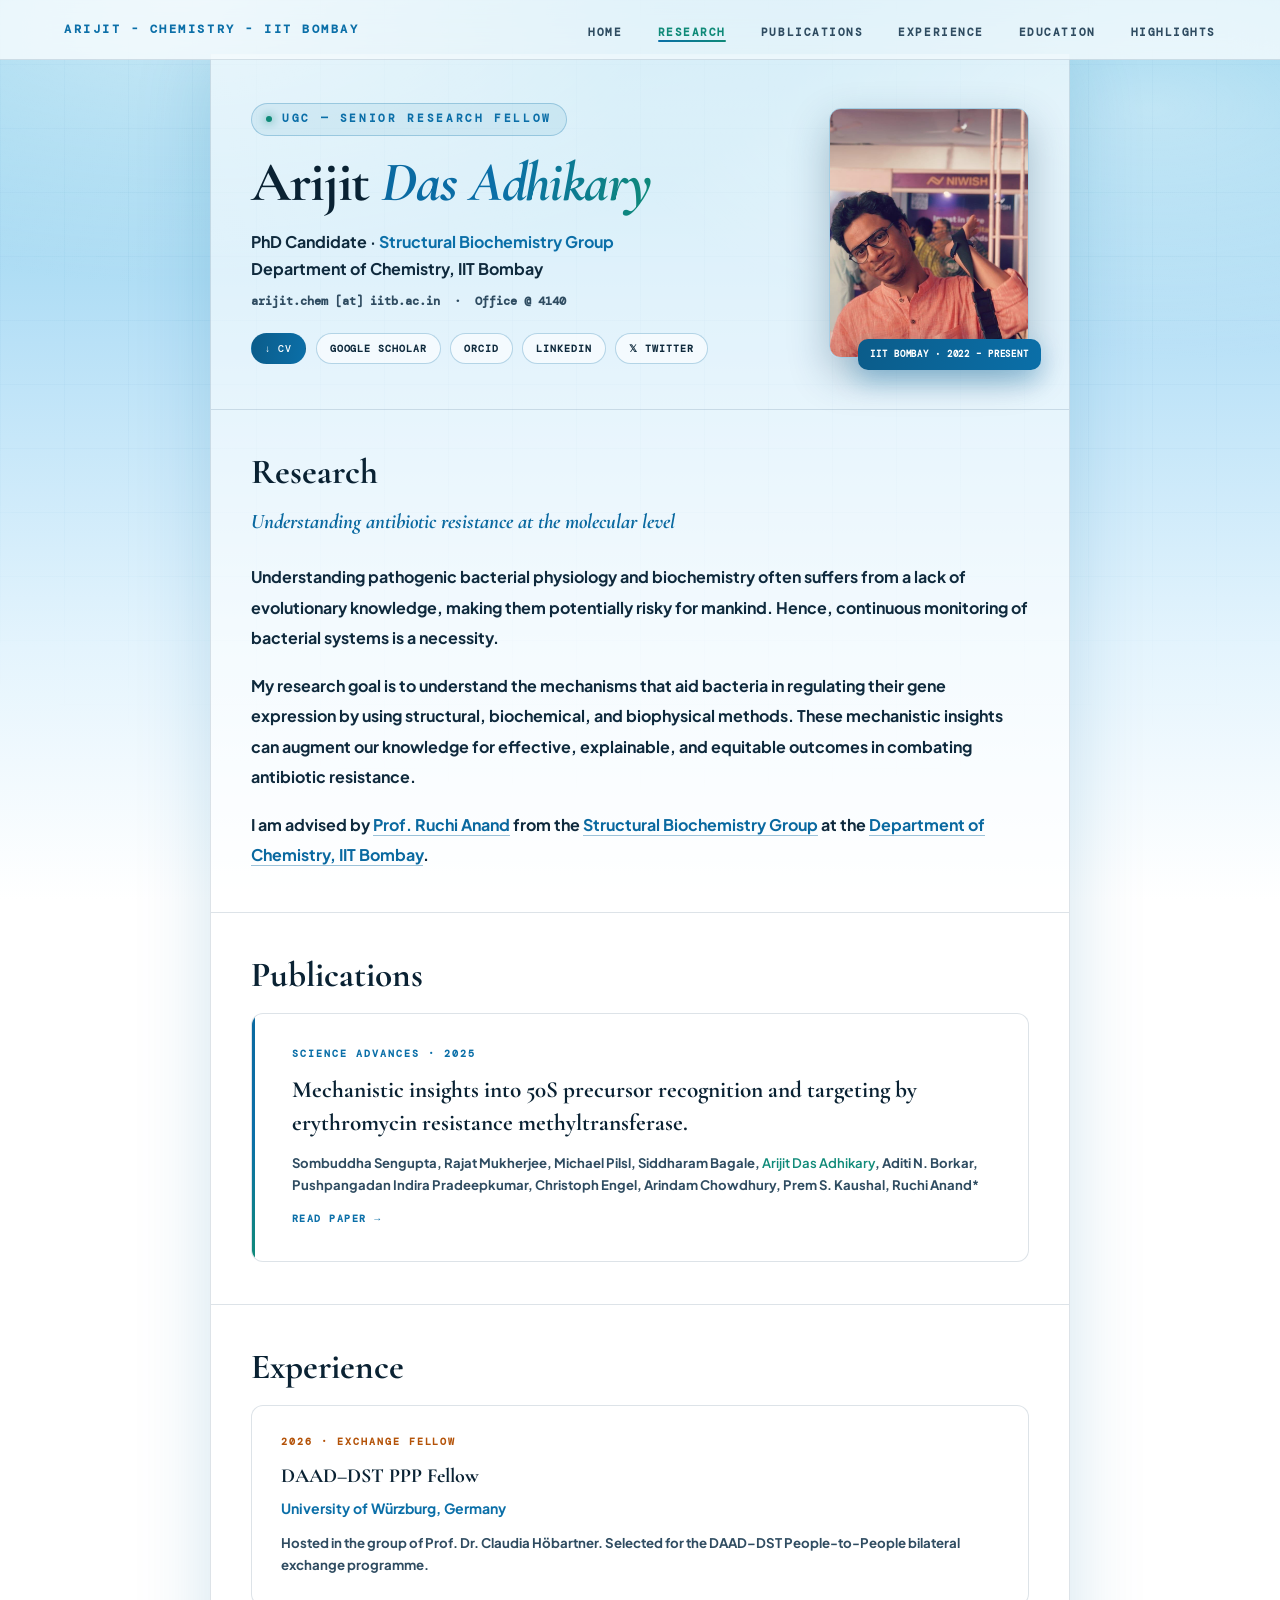
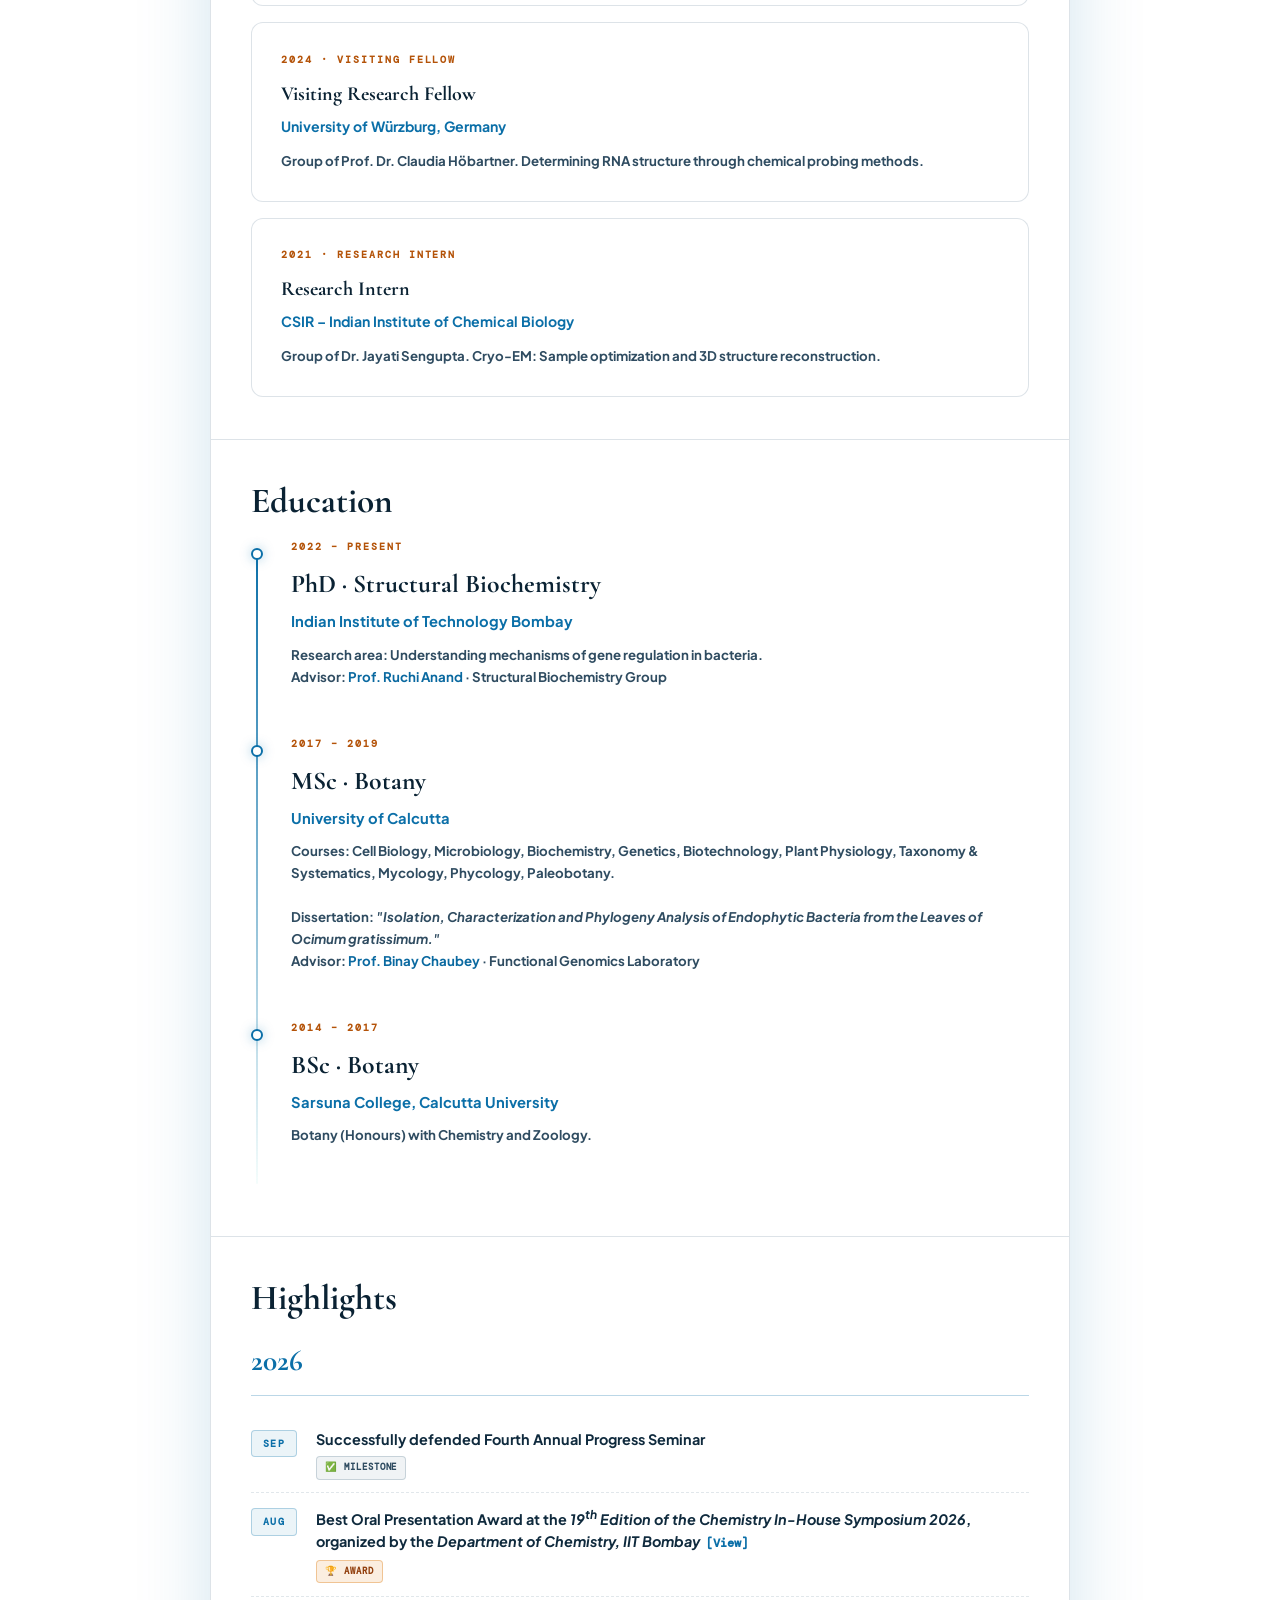
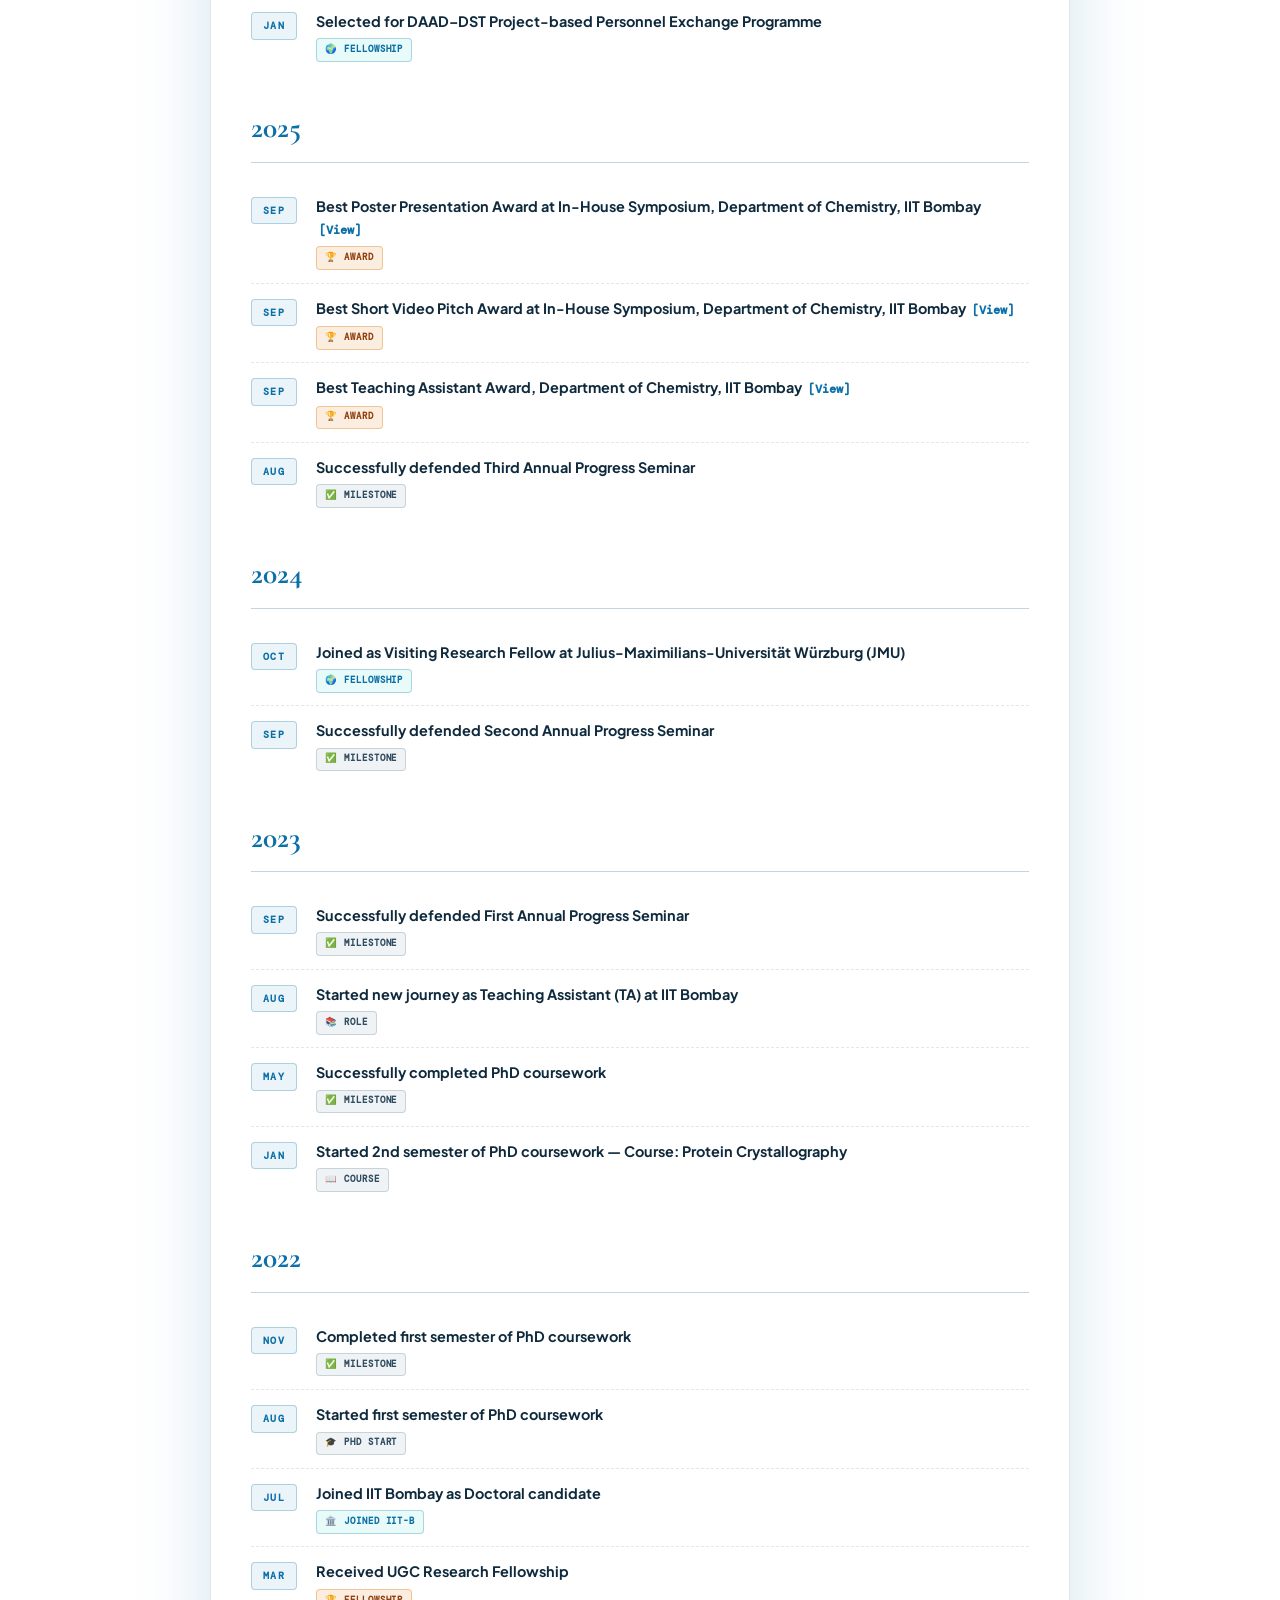
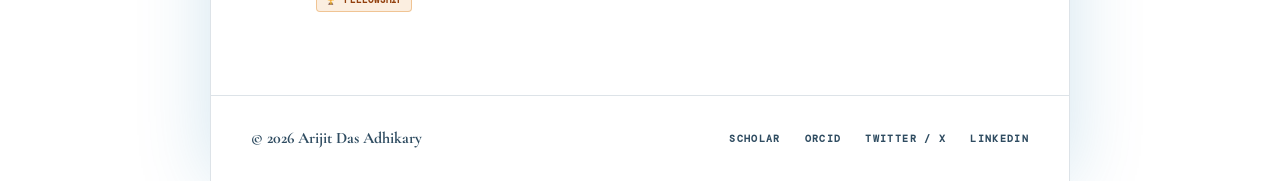
<file: index.html>
<!DOCTYPE html>
<html lang="en">
<head>
  <meta charset="UTF-8"/>
  <meta name="viewport" content="width=device-width, initial-scale=1.0"/>
  <title>Arijit Das Adhikary | Structural Biochemistry · IIT Bombay</title>
  <meta name="description" content="Arijit Das Adhikary — PhD candidate in the Structural Biochemistry Group, Department of Chemistry, IIT Bombay."/>
  <link href="https://fonts.googleapis.com/css2?family=Cormorant+Garamond:ital,wght@0,400;0,600;0,700;1,400;1,600;1,700&family=DM+Mono:wght@400;500&family=Plus+Jakarta+Sans:wght@400;500;600;700&display=swap" rel="stylesheet"/>
  <link rel="stylesheet" href="style.css"/>
  <meta name="theme-color" content="#87ceeb"/>
  <link rel="icon" href="favicon.ico" sizes="any"/>
  <link rel="icon" type="image/png" href="favicon.png"/>
  <noscript><style>.reveal{opacity:1!important;transform:none!important}.hero-photo{opacity:1!important;animation:none!important}</style></noscript>
</head>
<body>

<!-- Background video: faint, muted, looping. Put your file next to this page as "background.mp4". -->
<video id="bg-video" autoplay muted loop playsinline preload="auto" aria-hidden="true" tabindex="-1">
  <source src="background.mp4" type="video/mp4"/>
</video>

<nav>
  <a class="nav-brand" href="#home">Arijit - Chemistry - IIT Bombay</a>
  <button class="nav-toggle" aria-label="Menu" aria-expanded="false">☰</button>
  <ul class="nav-links">
    <li><a href="#home" class="active">Home</a></li>
    <li><a href="#research">Research</a></li>
    <li><a href="#publications">Publications</a></li>
    <li><a href="#experience">Experience</a></li>
    <li><a href="#education">Education</a></li>
    <li><a href="#highlights">Highlights</a></li>
  </ul>
</nav>

<main class="page">
<header id="hero" class="intro">
  <div class="intro-text">
    <div class="hero-tag"><span class="tag-dot"></span>UGC — Senior Research Fellow</div>
    <h1>Arijit <em>Das Adhikary</em></h1>
    <p class="hero-sub">
      PhD Candidate · <strong>Structural Biochemistry Group</strong><br>
      Department of Chemistry, IIT Bombay
    </p>
    <p class="hero-email">arijit.chem [at] iitb.ac.in &nbsp;·&nbsp; Office @ 4140</p>
    <div class="hero-links">
      <a class="pill primary" href="https://c9b59960-8483-4628-bce7-35f59710bf24.filesusr.com/ugd/0b84d2_90221eb21ab24dd7b48ad1435c525145.pdf" target="_blank">↓ CV</a>
      <a class="pill" href="https://scholar.google.com/citations?user=nxR1BeMAAAAJ" target="_blank">Google Scholar</a>
      <a class="pill" href="https://orcid.org/0009-0005-9347-6562" target="_blank">ORCID</a>
      <a class="pill" href="https://www.linkedin.com/in/arijit-das-adhikary-690660156/" target="_blank">LinkedIn</a>
      <a class="pill" href="https://x.com/iarijit_" target="_blank">𝕏 Twitter</a>
    </div>
  </div>
  <div class="intro-photo">
    <img src="profile.jpg" loading="eager" alt="Arijit Das Adhikary"/>
    <div class="photo-badge">IIT Bombay · 2022 – Present</div>
  </div>
</header>

<section id="research" class="light-section">
  <div class="container">
    <div class="about-grid">
      <div class="about-text reveal">
        <h2>Research</h2>
    <p class="lead">Understanding antibiotic resistance at the molecular level</p>
        <p>
          Understanding pathogenic bacterial physiology and biochemistry often suffers from a lack of evolutionary knowledge, making them potentially risky for mankind. Hence, continuous monitoring of bacterial systems is a necessity.
        </p>
        <p>
          My research goal is to understand the mechanisms that aid bacteria in regulating their gene expression by using structural, biochemical, and biophysical methods. These mechanistic insights can augment our knowledge for effective, explainable, and equitable outcomes in combating antibiotic resistance.
        </p>
        <p>
          I am advised by <a href="https://structuralbioiitb.wixsite.com/ruchianand/present-team" target="_blank">Prof. Ruchi Anand</a> from the <a href="https://structuralbioiitb.wixsite.com/ruchianand" target="_blank">Structural Biochemistry Group</a> at the <a href="https://www.chem.iitb.ac.in/" target="_blank">Department of Chemistry, IIT Bombay</a>.
        </p>
      </div>
    </div>
  </div>
</section>

<section id="publications">
  <div class="container">
    <h2>Publications</h2>
    <div class="pub-card reveal">
      <div class="pub-journal">Science Advances · 2025</div>
      <div class="pub-title">Mechanistic insights into 50S precursor recognition and targeting by erythromycin resistance methyltransferase.</div>
      <div class="pub-authors">
        Sombuddha Sengupta, Rajat Mukherjee, Michael Pilsl, Siddharam Bagale,
        <strong>Arijit Das Adhikary</strong>, Aditi N. Borkar,
        Pushpangadan Indira Pradeepkumar, Christoph Engel, Arindam Chowdhury,
        Prem S. Kaushal, Ruchi Anand*
      </div>
      <a class="pub-link" href="https://www.science.org/doi/epdf/10.1126/sciadv.aea1545" target="_blank">Read Paper →</a>
    </div>
  </div>
</section>

<section id="experience" class="light-section">
  <div class="container">
    <h2>Experience</h2>
    <div class="exp-grid">
      <div class="exp-card reveal">
        <div class="exp-year">2026 · Exchange Fellow</div>
        <div class="exp-title">DAAD–DST PPP Fellow</div>
        <div class="exp-place">University of Würzburg, Germany</div>
        <div class="exp-desc">Hosted in the group of <strong>Prof. Dr. Claudia Höbartner</strong>. Selected for the DAAD–DST People-to-People bilateral exchange programme.</div>
      </div>
      <div class="exp-card reveal">
        <div class="exp-year">2024 · Visiting Fellow</div>
        <div class="exp-title">Visiting Research Fellow</div>
        <div class="exp-place">University of Würzburg, Germany</div>
        <div class="exp-desc">Group of <strong>Prof. Dr. Claudia Höbartner</strong>. Determining RNA structure through chemical probing methods.</div>
      </div>
      <div class="exp-card reveal">
        <div class="exp-year">2021 · Research Intern</div>
        <div class="exp-title">Research Intern</div>
        <div class="exp-place">CSIR – Indian Institute of Chemical Biology</div>
        <div class="exp-desc">Group of <strong>Dr. Jayati Sengupta</strong>. Cryo-EM: Sample optimization and 3D structure reconstruction.</div>
      </div>
    </div>
  </div>
</section>

<section id="education">
  <div class="container">
    <h2>Education</h2>
    <div class="edu-timeline">
      <div class="edu-item reveal">
        <div class="edu-year">2022 – Present</div>
        <div class="edu-degree">PhD · Structural Biochemistry</div>
        <div class="edu-inst">Indian Institute of Technology Bombay</div>
        <div class="edu-detail">Research area: Understanding mechanisms of gene regulation in bacteria.<br>Advisor: <a href="https://structuralbioiitb.wixsite.com/ruchianand/present-team" target="_blank">Prof. Ruchi Anand</a> · Structural Biochemistry Group</div>
      </div>
      <div class="edu-item reveal">
        <div class="edu-year">2017 – 2019</div>
        <div class="edu-degree">MSc · Botany</div>
        <div class="edu-inst">University of Calcutta</div>
        <div class="edu-detail">
          Courses: Cell Biology, Microbiology, Biochemistry, Genetics, Biotechnology, Plant Physiology, Taxonomy & Systematics, Mycology, Phycology, Paleobotany.<br><br>
          Dissertation: <em>"Isolation, Characterization and Phylogeny Analysis of Endophytic Bacteria from the Leaves of Ocimum gratissimum."</em><br>
          Advisor: <a href="https://research.caluniv.ac.in/researcher/binay-chaubey" target="_blank">Prof. Binay Chaubey</a> · Functional Genomics Laboratory
        </div>
      </div>
      <div class="edu-item reveal">
        <div class="edu-year">2014 – 2017</div>
        <div class="edu-degree">BSc · Botany</div>
        <div class="edu-inst">Sarsuna College, Calcutta University</div>
        <div class="edu-detail">Botany (Honours) with Chemistry and Zoology.</div>
      </div>
    </div>
  </div>
</section>

<section id="highlights" class="light-section">
  <div class="container">
    <h2>Highlights</h2>

    <!-- 2026 -->
    <div class="timeline-year-group reveal">
      <div class="timeline-year-header">2026</div>
      <div class="hl-item">
        <span class="hl-month">Sep</span>
        <div>
          <div class="hl-text">Successfully defended Fourth Annual Progress Seminar</div>
          <span class="hl-badge badge-milestone">✅ Milestone</span>
        </div>
      </div>
      <div class="hl-item">
        <span class="hl-month">Aug</span>
        <div>
          <div class="hl-text"><strong>Best Oral Presentation Award</strong> at the <em>19<sup>th</sup> Edition of the Chemistry In-House Symposium 2026</em>, organized by the <em>Department of Chemistry, IIT Bombay</em> &nbsp;<a href="https://1drv.ms/i/c/b4a270fbcc1c11d6/IQCzXsetF-bCQpwtclPsPSK6ATk7FXgwVGbhSJmfmVuWpbs?e=Eyeyua" target="_blank" rel="noopener">[View]</a></div>
          <span class="hl-badge badge-award">🏆 Award</span>
        </div>
      </div>
      <div class="hl-item">
        <span class="hl-month">Jan</span>
        <div>
          <div class="hl-text">Selected for DAAD–DST Project-based Personnel Exchange Programme</div>
          <span class="hl-badge badge-fellow">🌍 Fellowship</span>
        </div>
      </div>
    </div>

    <!-- 2025 -->
    <div class="timeline-year-group reveal">
      <div class="timeline-year-header">2025</div>
      <div class="hl-item">
        <span class="hl-month">Sep</span>
        <div>
          <div class="hl-text">Best Poster Presentation Award at In-House Symposium, Department of Chemistry, IIT Bombay &nbsp;<a href="https://1drv.ms/i/c/b4a270fbcc1c11d6/EXBStxMGq_tKiheQ2_JLAxkBqVeebMrAIvn_mcmXWKHIeQ?e=4lSIxk" target="_blank">[View]</a></div>
          <span class="hl-badge badge-award">🏆 Award</span>
        </div>
      </div>
      <div class="hl-item">
        <span class="hl-month">Sep</span>
        <div>
          <div class="hl-text">Best Short Video Pitch Award at In-House Symposium, Department of Chemistry, IIT Bombay &nbsp;<a href="https://1drv.ms/i/c/b4a270fbcc1c11d6/EWp3gEXILupEoD17oylWlccB-o6Z3aQHpyDUKtBzM8JEvQ?e=ESOVmv" target="_blank">[View]</a></div>
          <span class="hl-badge badge-award">🏆 Award</span>
        </div>
      </div>
      <div class="hl-item">
        <span class="hl-month">Sep</span>
        <div>
          <div class="hl-text">Best Teaching Assistant Award, Department of Chemistry, IIT Bombay &nbsp;<a href="https://1drv.ms/i/c/b4a270fbcc1c11d6/ETEK5-OUzNJOhh9osaDl3dsBskRPzp3K-xLZG1-OmJJ-WA?e=jCfKuh" target="_blank">[View]</a></div>
          <span class="hl-badge badge-award">🏆 Award</span>
        </div>
      </div>
      <div class="hl-item">
        <span class="hl-month">Aug</span>
        <div>
          <div class="hl-text">Successfully defended Third Annual Progress Seminar</div>
          <span class="hl-badge badge-milestone">✅ Milestone</span>
        </div>
      </div>
    </div>

    <!-- 2024 -->
    <div class="timeline-year-group reveal">
      <div class="timeline-year-header">2024</div>
      <div class="hl-item">
        <span class="hl-month">Oct</span>
        <div>
          <div class="hl-text">Joined as Visiting Research Fellow at Julius-Maximilians-Universität Würzburg (JMU)</div>
          <span class="hl-badge badge-fellow">🌍 Fellowship</span>
        </div>
      </div>
      <div class="hl-item">
        <span class="hl-month">Sep</span>
        <div>
          <div class="hl-text">Successfully defended Second Annual Progress Seminar</div>
          <span class="hl-badge badge-milestone">✅ Milestone</span>
        </div>
      </div>
    </div>

    <!-- 2023 -->
    <div class="timeline-year-group reveal">
      <div class="timeline-year-header">2023</div>
      <div class="hl-item">
        <span class="hl-month">Sep</span>
        <div>
          <div class="hl-text">Successfully defended First Annual Progress Seminar</div>
          <span class="hl-badge badge-milestone">✅ Milestone</span>
        </div>
      </div>
      <div class="hl-item">
        <span class="hl-month">Aug</span>
        <div>
          <div class="hl-text">Started new journey as Teaching Assistant (TA) at IIT Bombay</div>
          <span class="hl-badge badge-milestone">📚 Role</span>
        </div>
      </div>
      <div class="hl-item">
        <span class="hl-month">May</span>
        <div>
          <div class="hl-text">Successfully completed PhD coursework</div>
          <span class="hl-badge badge-milestone">✅ Milestone</span>
        </div>
      </div>
      <div class="hl-item">
        <span class="hl-month">Jan</span>
        <div>
          <div class="hl-text">Started 2nd semester of PhD coursework — Course: Protein Crystallography</div>
          <span class="hl-badge badge-milestone">📖 Course</span>
        </div>
      </div>
    </div>

    <!-- 2022 -->
    <div class="timeline-year-group reveal">
      <div class="timeline-year-header">2022</div>
      <div class="hl-item">
        <span class="hl-month">Nov</span>
        <div>
          <div class="hl-text">Completed first semester of PhD coursework</div>
          <span class="hl-badge badge-milestone">✅ Milestone</span>
        </div>
      </div>
      <div class="hl-item">
        <span class="hl-month">Aug</span>
        <div>
          <div class="hl-text">Started first semester of PhD coursework</div>
          <span class="hl-badge badge-milestone">🎓 PhD Start</span>
        </div>
      </div>
      <div class="hl-item">
        <span class="hl-month">Jul</span>
        <div>
          <div class="hl-text">Joined IIT Bombay as Doctoral candidate</div>
          <span class="hl-badge badge-fellow">🏛️ Joined IIT-B</span>
        </div>
      </div>
      <div class="hl-item">
        <span class="hl-month">Mar</span>
        <div>
          <div class="hl-text">Received UGC Research Fellowship</div>
          <span class="hl-badge badge-award">🏆 Fellowship</span>
        </div>
      </div>
    </div>

  </div>
</section>

<footer>
  <div class="footer-inner">
  <div class="footer-name">© 2026 Arijit Das Adhikary</div>
  <div class="footer-links">
    <a href="https://scholar.google.com/citations?user=nxR1BeMAAAAJ" target="_blank">Scholar</a>
    <a href="https://orcid.org/0009-0005-9347-6562" target="_blank">ORCID</a>
    <a href="https://x.com/iarijit_" target="_blank">Twitter / X</a>
    <a href="https://www.linkedin.com/in/arijit-das-adhikary-690660156/" target="_blank">LinkedIn</a>
  </div>
  </div>
</footer>
</main>

<script>
  // reveal on scroll
  const reveals = document.querySelectorAll('.reveal');
  if (!('IntersectionObserver' in window)) {
    reveals.forEach(el => el.classList.add('visible'));
  } else {
    const observer = new IntersectionObserver((entries) => {
      entries.forEach((entry, i) => {
        if (entry.isIntersecting) {
          setTimeout(() => entry.target.classList.add('visible'), i * 80);
        }
      });
    }, { threshold: 0.1 });
    reveals.forEach(el => observer.observe(el));
  }

  // mobile nav
  const toggle = document.querySelector('.nav-toggle');
  const links  = document.querySelector('.nav-links');
  const closeMenu = () => {
    links.classList.remove('open');
    toggle.setAttribute('aria-expanded', 'false');
    toggle.textContent = '☰';
  };
  if (toggle) {
    toggle.addEventListener('click', () => {
      const open = links.classList.toggle('open');
      toggle.setAttribute('aria-expanded', open);
      toggle.textContent = open ? '✕' : '☰';
    });
    links.querySelectorAll('a').forEach(a => a.addEventListener('click', closeMenu));
  }

  // highlight the nav link of the section currently in view
  const navLinks = [...document.querySelectorAll('.nav-links a')];
  const targets = navLinks
    .map(a => document.querySelector(a.getAttribute('href')))
    .filter(Boolean);
  function spy() {
    const y = window.scrollY + window.innerHeight * 0.35;
    let current = targets[0];
    targets.forEach(t => { if (t.getBoundingClientRect().top + window.scrollY <= y) current = t; });
    // at the very bottom, the last section wins
    if (window.innerHeight + window.scrollY >= document.body.scrollHeight - 4) current = targets[targets.length - 1];
    navLinks.forEach(a => a.classList.toggle('active', a.getAttribute('href') === '#' + (current.id || 'hero')));
  }
  window.addEventListener('scroll', spy, { passive: true });
  window.addEventListener('resize', spy);
  spy();

  // background video: start it, but respect reduced-motion and failed autoplay
  const bg = document.getElementById('bg-video');
  if (bg) {
    bg.muted = true;
    if (window.matchMedia('(prefers-reduced-motion: reduce)').matches) {
      bg.pause(); bg.removeAttribute('autoplay');
    } else {
      const p = bg.play(); if (p && p.catch) p.catch(() => {});
    }
  }
</script>
</body>
</html>
</file>
<file: style.css>
/* ══════════════════════════════════════════════════════════
   Arijit Das Adhikary — dark navy / cyan-green theme
   Shared stylesheet for all pages.
   ══════════════════════════════════════════════════════════ */

*, *::before, *::after { box-sizing: border-box; margin: 0; padding: 0; }

:root {
  /* base — deep navy */
  --bg:            #050d18;
  --bg2:           #08131f;
  --surface:       #0b1826;
  --surface2:      #0f2233;
  --surface-glass: rgba(15, 34, 51, 0.55);

  /* accents — cyan → green */
  --accent:        #2dd4bf;   /* teal-cyan, primary */
  --accent2:       #34d399;   /* emerald, secondary */
  --accent3:       #67e8f9;   /* light cyan, highlights */
  --accent-deep:   #0d9488;

  --border:        rgba(45, 212, 191, 0.20);
  --border-soft:   rgba(148, 197, 214, 0.12);

  /* text */
  --text:          #cbd9e4;
  --text-dim:      #8aa2b4;
  --text-bright:   #f0f7fa;
  --gold:          #fbbf24;

  --glow:          0 0 40px rgba(45, 212, 191, 0.25);
}

html { scroll-behavior: smooth; }

body {
  background: var(--bg);
  color: var(--text);
  font-family: 'Plus Jakarta Sans', sans-serif;
  font-weight: 400;
  line-height: 1.7;
  overflow-x: hidden;
  display: flex;
  flex-direction: column;
  min-height: 100vh;
}

/* ── BACKGROUND LAYERS ──────────────────────────────────── */

/* fixed background video, kept very faint (raise/lower --bg-video-opacity) */
:root { --bg-video-opacity: 0.30; }

#bg-video {
  position: fixed;
  inset: 0;
  width: 100%;
  height: 100%;
  object-fit: cover;
  object-position: center 55%;   /* portrait video on a wide screen: keep the action band in view */
  z-index: 0;
  pointer-events: none;
  opacity: var(--bg-video-opacity);
}

/* radial depth wash over the canvas */
body::before {
  content: '';
  position: fixed;
  inset: 0;
  background:
    radial-gradient(ellipse 80% 55% at 20% 0%,  rgba(13, 148, 136, 0.20), transparent 70%),
    radial-gradient(ellipse 70% 50% at 85% 15%, rgba(52, 211, 153, 0.13), transparent 70%),
    radial-gradient(ellipse 90% 60% at 50% 100%, rgba(8, 47, 73, 0.55), transparent 75%);
  pointer-events: none;
  z-index: 1;
}

/* fine grid, keeps the dark from going flat */
body::after {
  content: '';
  position: fixed;
  inset: 0;
  background-image:
    linear-gradient(rgba(45, 212, 191, 0.045) 1px, transparent 1px),
    linear-gradient(90deg, rgba(45, 212, 191, 0.045) 1px, transparent 1px);
  background-size: 64px 64px;
  mask-image: radial-gradient(ellipse 100% 70% at 50% 30%, #000 20%, transparent 85%);
  -webkit-mask-image: radial-gradient(ellipse 100% 70% at 50% 30%, #000 20%, transparent 85%);
  pointer-events: none;
  z-index: 1;
}

body > * { position: relative; z-index: 2; }
body > section, body > #hero-shell { flex: 1 0 auto; }
body > footer { flex-shrink: 0; }

/* ── NAV ────────────────────────────────────────────────── */
nav {
  position: fixed;
  top: 0; left: 0; right: 0;
  z-index: 100;
  display: flex;
  align-items: center;
  justify-content: space-between;
  padding: 1rem 4rem;
  background: rgba(5, 13, 24, 0.72);
  backdrop-filter: blur(22px);
  -webkit-backdrop-filter: blur(22px);
  border-bottom: 1px solid var(--border-soft);
}

.nav-brand {
  font-family: 'DM Mono', monospace;
  font-size: 0.72rem;
  font-weight: 700;
  letter-spacing: 0.22em;
  color: var(--accent);
  text-transform: uppercase;
  text-decoration: none;
}
.nav-brand:hover { color: var(--accent3); }

.nav-links { display: flex; gap: 2.2rem; list-style: none; }

.nav-links a {
  font-family: 'DM Mono', monospace;
  font-size: 0.68rem;
  font-weight: 700;
  letter-spacing: 0.14em;
  color: var(--text-dim);
  text-decoration: none;
  text-transform: uppercase;
  transition: color 0.2s;
  position: relative;
}

.nav-links a::after {
  content: '';
  position: absolute;
  bottom: -3px; left: 0;
  width: 0; height: 2px;
  background: linear-gradient(90deg, var(--accent), var(--accent2));
  border-radius: 2px;
  transition: width 0.3s;
}

.nav-links a:hover { color: var(--accent); }
.nav-links a:hover::after { width: 100%; }
.nav-links a.active { color: var(--accent3); }
.nav-links a.active::after { width: 100%; }

/* ── HERO ───────────────────────────────────────────────── */
#hero-shell {
  width: 100%;
  display: flex;
  justify-content: center;
  min-height: 100vh;
  position: relative;
}

#hero {
  min-height: 100vh;
  display: grid;
  grid-template-columns: 1fr auto;
  align-items: center;
  padding: 7rem 5vw 4rem;
  gap: 4rem;
  width: 100%;
  max-width: 1200px;
}

.hero-content {
  max-width: 580px;
  position: relative;
}

/* soft scrim so the molecular layer never fights the headline */
.hero-content::before {
  content: '';
  position: absolute;
  inset: -6rem -8rem -4rem -6rem;
  background: radial-gradient(ellipse 60% 55% at 35% 50%, rgba(5, 13, 24, 0.88), rgba(5, 13, 24, 0.55) 55%, transparent 78%);
  z-index: -1;
  pointer-events: none;
}

.hero-tag {
  display: inline-flex;
  align-items: center;
  gap: 0.6rem;
  font-family: 'DM Mono', monospace;
  font-size: 0.66rem;
  letter-spacing: 0.25em;
  text-transform: uppercase;
  color: var(--accent);
  margin-bottom: 1.5rem;
  background: rgba(45, 212, 191, 0.08);
  padding: 0.4rem 0.9rem;
  border-radius: 999px;
  border: 1px solid var(--border);
  opacity: 0;
  animation: fadeUp 0.8s 0.2s forwards;
}

.tag-dot {
  width: 6px; height: 6px;
  border-radius: 50%;
  background: var(--accent2);
  box-shadow: 0 0 10px var(--accent2);
  animation: pulse 2s infinite;
}

@keyframes pulse { 0%, 100% { opacity: 1; } 50% { opacity: 0.35; } }

h1 {
  font-family: 'Cormorant Garamond', serif;
  font-size: clamp(3.8rem, 5.5vw, 6.5rem);
  font-weight: 700;
  line-height: 1.0;
  color: var(--text-bright);
  letter-spacing: -0.02em;
  opacity: 0;
  animation: fadeUp 0.9s 0.35s forwards;
}

h1 em {
  font-style: italic;
  font-weight: 600;
  display: block;
  background: linear-gradient(100deg, var(--accent3) 0%, var(--accent) 45%, var(--accent2) 100%);
  -webkit-background-clip: text;
  background-clip: text;
  -webkit-text-fill-color: transparent;
  color: var(--accent);
}

.hero-sub {
  margin-top: 1.4rem;
  font-size: 1rem;
  font-weight: 500;
  color: var(--text);
  opacity: 0;
  animation: fadeUp 0.9s 0.5s forwards;
}
.hero-sub strong { color: var(--accent3); font-weight: 700; }

.hero-email {
  margin-top: 0.5rem;
  font-family: 'DM Mono', monospace;
  font-size: 0.75rem;
  color: var(--text-dim);
  opacity: 0;
  animation: fadeUp 0.9s 0.6s forwards;
}

.hero-links {
  display: flex;
  flex-wrap: wrap;
  gap: 0.6rem;
  margin-top: 2rem;
  opacity: 0;
  animation: fadeUp 0.9s 0.75s forwards;
}

.pill {
  display: inline-flex;
  align-items: center;
  gap: 0.35rem;
  padding: 0.45rem 1.05rem;
  border: 1px solid var(--border);
  border-radius: 999px;
  font-family: 'DM Mono', monospace;
  font-size: 0.65rem;
  letter-spacing: 0.1em;
  text-transform: uppercase;
  color: var(--text);
  text-decoration: none;
  transition: all 0.25s;
  background: rgba(45, 212, 191, 0.06);
  backdrop-filter: blur(6px);
}

.pill:hover {
  border-color: var(--accent);
  color: var(--accent3);
  background: rgba(45, 212, 191, 0.14);
  transform: translateY(-1px);
  box-shadow: 0 6px 22px rgba(45, 212, 191, 0.22);
}

.pill.primary {
  background: linear-gradient(100deg, var(--accent-deep), var(--accent2));
  border-color: transparent;
  color: #04121a;
  font-weight: 500;
}
.pill.primary:hover {
  color: #04121a;
  box-shadow: 0 8px 28px rgba(52, 211, 153, 0.38);
  transform: translateY(-1px);
}

/* Photo */
.hero-photo {
  display: flex;
  justify-content: flex-end;
  align-items: center;
  opacity: 0;
  animation: fadeIn 1.2s 0.6s forwards;
}

.photo-frame {
  position: relative;
  width: 340px;
  height: 420px;
  border-radius: 14px;
  flex-shrink: 0;
}

.photo-frame::before {
  content: '';
  position: absolute;
  inset: -14px;
  border: 1px solid var(--border);
  border-radius: 18px;
}

.photo-frame::after {
  content: '';
  position: absolute;
  top: 14px; left: 14px; right: -14px; bottom: -14px;
  background: linear-gradient(135deg, rgba(45, 212, 191, 0.22), rgba(52, 211, 153, 0.10));
  border-radius: 14px;
  z-index: -1;
  filter: blur(2px);
}

.photo-frame img {
  width: 100%;
  height: 100%;
  object-fit: cover;
  object-position: center top;
  border-radius: 14px;
  filter: saturate(0.9) contrast(1.05) brightness(0.95);
  box-shadow: 0 28px 70px rgba(0, 0, 0, 0.6), 0 0 0 1px rgba(45, 212, 191, 0.15);
}

.photo-badge {
  position: absolute;
  bottom: -20px; right: -20px;
  background: linear-gradient(100deg, var(--accent-deep), var(--accent2));
  color: #04121a;
  padding: 0.65rem 1rem;
  border-radius: 10px;
  font-family: 'DM Mono', monospace;
  font-size: 0.6rem;
  font-weight: 500;
  letter-spacing: 0.1em;
  text-transform: uppercase;
  box-shadow: 0 10px 30px rgba(13, 148, 136, 0.45);
  white-space: nowrap;
}

/* ── SECTIONS ───────────────────────────────────────────── */
.container {
  max-width: 1100px;
  margin: 0 auto;
  padding: 5rem 4rem;
  position: relative;
  z-index: 2;
}

.section-label {
  display: inline-flex;
  align-items: center;
  gap: 0.6rem;
  font-family: 'DM Mono', monospace;
  font-size: 0.62rem;
  letter-spacing: 0.28em;
  text-transform: uppercase;
  color: var(--accent);
  margin-bottom: 2.5rem;
  background: rgba(45, 212, 191, 0.08);
  padding: 0.32rem 0.85rem;
  border-radius: 999px;
  border: 1px solid var(--border);
}

h2 {
  font-family: 'Cormorant Garamond', serif;
  font-size: clamp(1.9rem, 3vw, 3rem);
  font-weight: 700;
  color: var(--text-bright);
  line-height: 1.15;
  margin-bottom: 1.5rem;
}

/* every content section is a translucent pane over the canvas */
body > section:not(#hero) {
  background: linear-gradient(180deg, rgba(8, 19, 31, 0.30), rgba(5, 13, 24, 0.42));
  border-top: 1px solid var(--border-soft);
  /* one-page: sections stack, so no double border between them */
  border-bottom: none;
}

/* ── ABOUT / RESEARCH ───────────────────────────────────── */
.about-grid { display: flex; justify-content: center; }

.stat-block { margin-bottom: 2.2rem; }
.stat-num {
  font-family: 'Cormorant Garamond', serif;
  font-size: 3rem;
  font-weight: 700;
  color: var(--accent);
  line-height: 1;
}
.stat-lbl {
  font-family: 'DM Mono', monospace;
  font-size: 0.6rem;
  letter-spacing: 0.18em;
  text-transform: uppercase;
  color: var(--text-dim);
  margin-top: 0.2rem;
}

.about-text {
  font-size: 1rem;
  color: var(--text);
  line-height: 1.9;
  max-width: 760px;
  width: 100%;
}
.about-text p + p { margin-top: 1.1rem; }
.about-text a {
  color: var(--accent3);
  text-decoration: none;
  border-bottom: 1px solid rgba(103, 232, 249, 0.35);
  transition: border-color 0.2s, color 0.2s;
}
.about-text a:hover { color: var(--accent2); border-color: var(--accent2); }

/* ── PUBLICATIONS ───────────────────────────────────────── */
.pub-card {
  background: var(--surface-glass);
  border: 1px solid var(--border-soft);
  border-radius: 12px;
  padding: 2rem 2.5rem;
  transition: box-shadow 0.3s, transform 0.3s, background 0.3s, border-color 0.3s;
  position: relative;
  overflow: hidden;
  backdrop-filter: blur(8px);
  -webkit-backdrop-filter: blur(8px);
}

.pub-card::before {
  content: '';
  position: absolute;
  top: 0; left: 0;
  width: 3px; height: 100%;
  background: linear-gradient(to bottom, var(--accent3), var(--accent), var(--accent2));
}

.pub-card:hover {
  background: rgba(45, 212, 191, 0.07);
  border-color: var(--border);
  box-shadow: 0 16px 46px rgba(0, 0, 0, 0.5), 0 0 0 1px rgba(45, 212, 191, 0.18);
  transform: translateY(-3px);
}

.pub-journal {
  font-family: 'DM Mono', monospace;
  font-size: 0.62rem;
  letter-spacing: 0.2em;
  text-transform: uppercase;
  color: var(--accent);
  margin-bottom: 0.7rem;
}

.pub-title {
  font-family: 'Cormorant Garamond', serif;
  font-size: 1.45rem;
  font-weight: 700;
  color: var(--text-bright);
  line-height: 1.4;
  margin-bottom: 0.8rem;
}

.pub-authors { font-size: 0.82rem; color: var(--text-dim); line-height: 1.65; }
.pub-authors strong { color: var(--accent2); font-weight: 600; }

.pub-link {
  display: inline-flex;
  align-items: center;
  gap: 0.4rem;
  margin-top: 1rem;
  font-family: 'DM Mono', monospace;
  font-size: 0.62rem;
  letter-spacing: 0.15em;
  text-transform: uppercase;
  color: var(--accent);
  text-decoration: none;
  transition: gap 0.2s, color 0.2s;
}
.pub-link:hover { gap: 0.7rem; color: var(--accent3); }

/* ── EXPERIENCE ─────────────────────────────────────────── */
.exp-grid {
  display: grid;
  grid-template-columns: repeat(auto-fit, minmax(300px, 1fr));
  gap: 1.5rem;
}

.exp-card {
  background: var(--surface-glass);
  border: 1px solid var(--border-soft);
  border-radius: 12px;
  padding: 1.8rem;
  transition: box-shadow 0.3s, transform 0.3s, border-color 0.3s;
  backdrop-filter: blur(8px);
  -webkit-backdrop-filter: blur(8px);
}

.exp-card:hover {
  border-color: var(--border);
  box-shadow: 0 14px 40px rgba(0, 0, 0, 0.5);
  transform: translateY(-3px);
}

.exp-year {
  font-family: 'DM Mono', monospace;
  font-size: 0.62rem;
  letter-spacing: 0.2em;
  color: var(--gold);
  text-transform: uppercase;
  margin-bottom: 0.5rem;
}

.exp-title {
  font-family: 'Cormorant Garamond', serif;
  font-size: 1.25rem;
  font-weight: 700;
  color: var(--text-bright);
  margin-bottom: 0.25rem;
}

.exp-place { font-size: 0.88rem; color: var(--accent); font-weight: 500; margin-bottom: 0.7rem; }
.exp-desc  { font-size: 0.83rem; color: var(--text-dim); line-height: 1.65; }

/* ── EDUCATION ──────────────────────────────────────────── */
.edu-timeline { position: relative; padding-left: 2.5rem; }

.edu-timeline::before {
  content: '';
  position: absolute;
  left: 5px; top: 10px; bottom: 10px;
  width: 2px;
  background: linear-gradient(to bottom, var(--accent), rgba(45, 212, 191, 0.05));
  border-radius: 2px;
}

.edu-item { position: relative; padding-bottom: 3rem; }

.edu-item::before {
  content: '';
  position: absolute;
  left: -2.5rem; top: 9px;
  width: 12px; height: 12px;
  border-radius: 50%;
  background: var(--bg);
  border: 2.5px solid var(--accent);
  box-shadow: 0 0 14px rgba(45, 212, 191, 0.6);
}

.edu-year {
  font-family: 'DM Mono', monospace;
  font-size: 0.62rem;
  letter-spacing: 0.2em;
  color: var(--gold);
  text-transform: uppercase;
  margin-bottom: 0.4rem;
}

.edu-degree {
  font-family: 'Cormorant Garamond', serif;
  font-size: 1.6rem;
  font-weight: 700;
  color: var(--text-bright);
  margin-bottom: 0.2rem;
}

.edu-inst   { font-size: 0.92rem; color: var(--accent); font-weight: 500; margin-bottom: 0.6rem; }
.edu-detail { font-size: 0.83rem; color: var(--text-dim); line-height: 1.65; }
.edu-detail a { color: var(--accent3); text-decoration: none; }
.edu-detail a:hover { text-decoration: underline; }

/* ── HIGHLIGHTS ─────────────────────────────────────────── */
/* standalone page headings — no section-label pill above them */
#highlights h2,
#publications h2 {
  font-size: clamp(2.4rem, 4.2vw, 4rem);
  margin-bottom: 2.5rem;
}

.timeline-year-group { margin-bottom: 2.5rem; }

.timeline-year-header {
  font-family: 'Cormorant Garamond', serif;
  font-size: 1.85rem;
  font-weight: 700;
  color: var(--accent);
  border-bottom: 1px solid var(--border);
  padding-bottom: 0.5rem;
  margin-bottom: 1.2rem;
}

.hl-item {
  display: flex;
  gap: 1.2rem;
  padding: 0.8rem 0;
  border-bottom: 1px dashed rgba(148, 197, 214, 0.10);
  align-items: flex-start;
  transition: background 0.2s, padding-left 0.2s;
}
.hl-item:last-child { border-bottom: none; }
.hl-item:hover { background: rgba(45, 212, 191, 0.05); border-radius: 8px; padding-left: 0.5rem; }

.hl-month {
  font-family: 'DM Mono', monospace;
  font-size: 0.65rem;
  letter-spacing: 0.12em;
  text-transform: uppercase;
  color: var(--accent);
  background: rgba(45, 212, 191, 0.08);
  padding: 0.25rem 0.6rem;
  border-radius: 4px;
  min-width: 46px;
  text-align: center;
  margin-top: 2px;
  flex-shrink: 0;
  border: 1px solid var(--border);
}

.hl-badge {
  display: inline-flex;
  align-items: center;
  gap: 0.3rem;
  font-family: 'DM Mono', monospace;
  font-size: 0.58rem;
  letter-spacing: 0.1em;
  text-transform: uppercase;
  padding: 0.18rem 0.5rem;
  border-radius: 4px;
  margin-top: 0.35rem;
}

.badge-award     { background: rgba(251, 191, 36, 0.10); color: #fcd34d; border: 1px solid rgba(251, 191, 36, 0.28); }
.badge-fellow    { background: rgba(45, 212, 191, 0.10); color: var(--accent);  border: 1px solid var(--border); }
.badge-milestone { background: rgba(148, 197, 214, 0.08); color: var(--text-dim); border: 1px solid rgba(148, 197, 214, 0.16); }

.hl-text { font-size: 0.9rem; color: var(--text); line-height: 1.55; flex: 1; font-weight: 600; }
.hl-text a {
  color: var(--accent);
  font-size: 0.78rem;
  font-family: 'DM Mono', monospace;
  text-decoration: none;
}
.hl-text a:hover { color: var(--accent3); text-decoration: underline; }

/* ── "read more" link ───────────────────────────────────── */
.more-link { margin-top: 1.6rem; }
.more-link a {
  font-family: 'DM Mono', monospace;
  font-size: 0.72rem;
  font-weight: 500;
  letter-spacing: 0.1em;
  text-transform: uppercase;
  color: var(--accent);
  text-decoration: none;
  border-bottom: 1px solid rgba(45, 212, 191, 0.4);
  padding-bottom: 2px;
  transition: border-color 0.2s, color 0.2s;
}
.more-link a:hover { color: var(--accent3); border-color: var(--accent3); }

/* ── FOOTER ─────────────────────────────────────────────── */
footer {
  padding: 2.5rem 2rem;
  border-top: 1px solid var(--border-soft);
  display: flex;
  justify-content: center;
  background: rgba(5, 13, 24, 0.85);
  backdrop-filter: blur(10px);
  -webkit-backdrop-filter: blur(10px);
}

.footer-inner {
  display: flex;
  align-items: center;
  justify-content: space-between;
  width: 100%;
  max-width: 1100px;
}

.footer-name {
  font-family: 'Cormorant Garamond', serif;
  font-size: 1rem;
  font-weight: 700;
  color: var(--text-dim);
}

.footer-links { display: flex; gap: 1.5rem; }
.footer-links a {
  font-family: 'DM Mono', monospace;
  font-size: 0.6rem;
  font-weight: 700;
  letter-spacing: 0.14em;
  text-transform: uppercase;
  color: var(--text-dim);
  text-decoration: none;
  transition: color 0.2s;
}
.footer-links a:hover { color: var(--accent); }

/* ── ANIMATIONS ─────────────────────────────────────────── */
@keyframes fadeUp {
  from { opacity: 0; transform: translateY(22px); }
  to   { opacity: 1; transform: translateY(0); }
}
@keyframes fadeIn { from { opacity: 0; } to { opacity: 1; } }

.reveal {
  opacity: 0;
  transform: translateY(18px);
  transition: opacity 0.65s ease, transform 0.65s ease;
}
.reveal.visible { opacity: 1; transform: none; }

@media (prefers-reduced-motion: reduce) {
  #bg-video { display: none; }
  *, *::before, *::after {
    animation-duration: 0.01ms !important;
    animation-iteration-count: 1 !important;
    transition-duration: 0.01ms !important;
    scroll-behavior: auto !important;
  }
  .hero-tag, h1, .hero-sub, .hero-email, .hero-links, .hero-photo { opacity: 1 !important; }
  .reveal { opacity: 1 !important; transform: none !important; }
}

/* ── MOBILE NAV TOGGLE ──────────────────────────────────── */
.nav-toggle {
  display: none;
  background: none;
  border: 1px solid var(--border);
  border-radius: 8px;
  color: var(--accent);
  font-size: 1.1rem;
  line-height: 1;
  padding: 0.35rem 0.6rem;
  cursor: pointer;
}

/* one-page layout: anchors land just below the fixed nav */
html { scroll-padding-top: 3.5rem; }
body > section:not(#hero) > .container { padding-top: 5rem; padding-bottom: 5rem; }

/* ── RESPONSIVE ─────────────────────────────────────────── */
@media (max-width: 900px) {
  #hero { grid-template-columns: 1fr; padding: 7rem 2rem 3rem; gap: 2rem; }
  .hero-photo { display: none; }
  .container { padding: 3.5rem 1.5rem; }
  nav { padding: 1rem 1.5rem; }
  .nav-links { gap: 1rem; }
  footer { padding: 2rem 1.5rem; }
  .footer-inner { flex-direction: column; gap: 1.2rem; text-align: center; }
}

@media (max-width: 780px) {
  nav { flex-wrap: wrap; }
  .nav-toggle { display: block; }
  .nav-links {
    display: none;
    flex-direction: column;
    width: 100%;
    gap: 0.9rem;
    padding: 1rem 0 0.4rem;
  }
  .nav-links.open { display: flex; }
  nav:has(.nav-links.open) { background: rgba(5, 13, 24, 0.96); }
  .nav-links.open a { padding: 0.15rem 0; }
  body > section:not(#hero) > .container { padding-top: 4rem; padding-bottom: 4rem; }
  .pub-card { padding: 1.5rem 1.4rem; }
}


/* ══════════════════════════════════════════════════════════
   ONE-PAGE DOCUMENT LAYOUT
   One centred column on top of the background video: intro,
   then every section flows below it (like a classic academic
   home page). The video shows at the sides and faintly
   through the column.
   ══════════════════════════════════════════════════════════ */
html { scroll-padding-top: 4.4rem; }

.page {
  width: 100%;
  max-width: 860px;
  margin: 3.4rem auto 0;
  flex: 1 0 auto;
  background: rgba(5, 13, 24, 0.68);
  border-left: 1px solid var(--border-soft);
  border-right: 1px solid var(--border-soft);
  box-shadow: 0 0 90px rgba(0, 0, 0, 0.35);
}

/* intro: text left, photo right */
.intro {
  display: grid;
  grid-template-columns: 1fr auto;
  gap: 2.5rem;
  align-items: center;
  padding: 3.2rem 2.5rem 3rem;
}
.page #hero.intro {          /* beat the old full-screen #hero rule */
  min-height: 0;
  max-width: none;
  gap: 2rem;
  padding: 3rem 2.5rem 2.8rem;
}
.intro-text { min-width: 0; }
.intro .pill { padding: 0.4rem 0.8rem; font-size: 0.6rem; }
.page .about-grid { justify-content: flex-start; }
.page .about-text { max-width: none; }
.intro h1 { font-size: clamp(2.3rem, 5vw, 3.5rem); line-height: 1.05; }
.intro h1 em { display: inline; }
.intro .hero-tag { margin-bottom: 1.1rem; }
.intro .hero-sub { margin-top: 1rem; }
.intro .hero-links { margin-top: 1.4rem; }

.intro-photo { position: relative; width: 200px; height: 250px; flex-shrink: 0; }
.intro-photo img {
  width: 100%; height: 100%;
  object-fit: cover; object-position: center top;
  border-radius: 12px;
  border: 1px solid var(--border);
  box-shadow: 0 18px 44px rgba(0, 0, 0, 0.55);
  filter: saturate(0.9) contrast(1.05) brightness(0.95);
}
.intro-photo .photo-badge { bottom: -12px; right: -12px; padding: 0.5rem 0.75rem; font-size: 0.55rem; }

/* sections are plain blocks in the column, separated by a rule */
.page section { border-top: 1px solid var(--border-soft); }
.page .container { max-width: none; padding: 2.6rem 2.5rem; }

.page h2,
.page #publications h2,
.page #highlights h2 {
  font-size: clamp(1.7rem, 3vw, 2.2rem);
  margin-bottom: 1.1rem;
}
.page .lead {
  margin: -0.5rem 0 1.3rem;
  font-family: 'Cormorant Garamond', serif;
  font-style: italic;
  font-size: 1.3rem;
  color: var(--accent3);
}

.page .exp-grid { grid-template-columns: 1fr; gap: 1rem; }
.page .timeline-year-group { margin-bottom: 1.8rem; }

.page footer {
  border-top: 1px solid var(--border-soft);
  background: rgba(5, 13, 24, 0.5);
  padding: 1.8rem 2.5rem;
}
.page .footer-inner { max-width: none; }

@media (max-width: 700px) {
  .page { margin-top: 3.2rem; border-left: 0; border-right: 0; }
  .page #hero.intro { grid-template-columns: 1fr; gap: 1.8rem; padding: 2rem 1.25rem 2.2rem; }
  .intro-photo { order: -1; margin: 0 auto 0.6rem; width: 170px; height: 212px; }
  .intro-text { text-align: center; }
  .intro .hero-links { justify-content: center; }
  .page .container { padding: 2rem 1.25rem; }
  .page footer { padding: 1.6rem 1.25rem; }
}


/* ══════════════════════════════════════════════════════════
   LIGHT THEME — sky blue → white gradient
   Later :root overrides the dark tokens above; everything that
   used a token flips automatically, the rest is patched below.
   ══════════════════════════════════════════════════════════ */
:root {
  --bg:            #dff1fc;
  --bg2:           #eef8fe;
  --surface:       #ffffff;
  --surface2:      #f2f9fe;
  --surface-glass: rgba(255, 255, 255, 0.62);

  --accent:        #0b6fa8;   /* sky-blue, strong enough for text on white */
  --accent2:       #0f8a78;   /* teal */
  --accent3:       #0a69a0;   /* links */
  --accent-deep:   #0b5c8a;

  --border:        rgba(11, 111, 168, 0.28);
  --border-soft:   rgba(15, 60, 90, 0.14);

  --text:          #1d3a4f;
  --text-dim:      #4a6578;
  --text-bright:   #0a2233;
  --gold:          #b45309;

  --glow:          0 0 40px rgba(11, 111, 168, 0.18);
  --bg-video-opacity: 0.42;
}

/* the page itself: sky blue at the top fading to white */
html { background: #ffffff; }
body {
  background: linear-gradient(180deg, #87ceeb 0%, #b9e1f7 38%, #e4f4fd 72%, #ffffff 100%) fixed;
}
/* soft white clouds instead of the dark teal wash; fine blue grid */
body::before {
  background:
    radial-gradient(ellipse 70% 45% at 15% 0%,  rgba(255, 255, 255, 0.55), transparent 70%),
    radial-gradient(ellipse 60% 40% at 90% 12%, rgba(255, 255, 255, 0.40), transparent 70%);
}
body::after {
  background-image:
    linear-gradient(rgba(11, 111, 168, 0.05) 1px, transparent 1px),
    linear-gradient(90deg, rgba(11, 111, 168, 0.05) 1px, transparent 1px);
}

/* video: multiply keeps its dark structures (RNA, proteins) and lets its pale sky vanish into the gradient */
#bg-video { mix-blend-mode: multiply; }

nav { background: rgba(255, 255, 255, 0.72); }
nav:has(.nav-links.open) { background: rgba(255, 255, 255, 0.96); }

.page {
  background: rgba(255, 255, 255, 0.60);
  box-shadow: 0 0 70px rgba(11, 111, 168, 0.18);
}
.page footer { background: rgba(255, 255, 255, 0.55); }
footer { background: rgba(255, 255, 255, 0.6); }

.hero-tag { background: rgba(11, 111, 168, 0.08); }
.pill { background: rgba(255, 255, 255, 0.6); color: var(--text); }
.pill:hover { background: rgba(11, 111, 168, 0.10); color: var(--accent); box-shadow: 0 6px 20px rgba(11, 111, 168, 0.20); }
.pill.primary { background: linear-gradient(100deg, var(--accent-deep), var(--accent)); color: #fff; }
.pill.primary:hover { color: #fff; box-shadow: 0 8px 24px rgba(11, 111, 168, 0.35); }
.photo-badge { color: #fff; background: linear-gradient(100deg, var(--accent-deep), var(--accent)); box-shadow: 0 10px 26px rgba(11, 111, 168, 0.35); }
.intro-photo img { box-shadow: 0 16px 40px rgba(15, 60, 90, 0.30); filter: none; }

.pub-card, .exp-card { background: rgba(255, 255, 255, 0.72); }
.pub-card:hover { background: #ffffff; box-shadow: 0 14px 38px rgba(15, 60, 90, 0.18), 0 0 0 1px rgba(11, 111, 168, 0.20); }
.exp-card:hover { box-shadow: 0 14px 34px rgba(15, 60, 90, 0.18); }
.pub-authors strong { color: var(--accent2); }

.edu-item::before { background: #ffffff; box-shadow: 0 0 12px rgba(11, 111, 168, 0.35); }
.hl-item { border-bottom-color: rgba(15, 60, 90, 0.12); }
.hl-item:hover { background: rgba(11, 111, 168, 0.06); }
.hl-month, .section-label { background: rgba(11, 111, 168, 0.08); }
.badge-award { background: rgba(217, 119, 6, 0.12); color: #92400e; border-color: rgba(217, 119, 6, 0.35); }
.badge-milestone { background: rgba(15, 60, 90, 0.06); color: var(--text-dim); border-color: rgba(15, 60, 90, 0.18); }
.about-text a { border-bottom-color: rgba(10, 105, 160, 0.40); }
.hero-sub strong { color: var(--accent); }
.nav-links a.active { color: var(--accent2); }
.nav-brand:hover { color: var(--accent2); }

/* ══════════════════════════════════════════════════════════
   BOLD TEXT — everything bold, and the greys darker, so the
   copy stays readable over the video.
   ══════════════════════════════════════════════════════════ */
:root {
  --text:     #0f2a3d;
  --text-dim: #2f4c61;
}
body, nav, nav *, .page, .page *, footer, footer * { font-weight: 700; }
</file>
